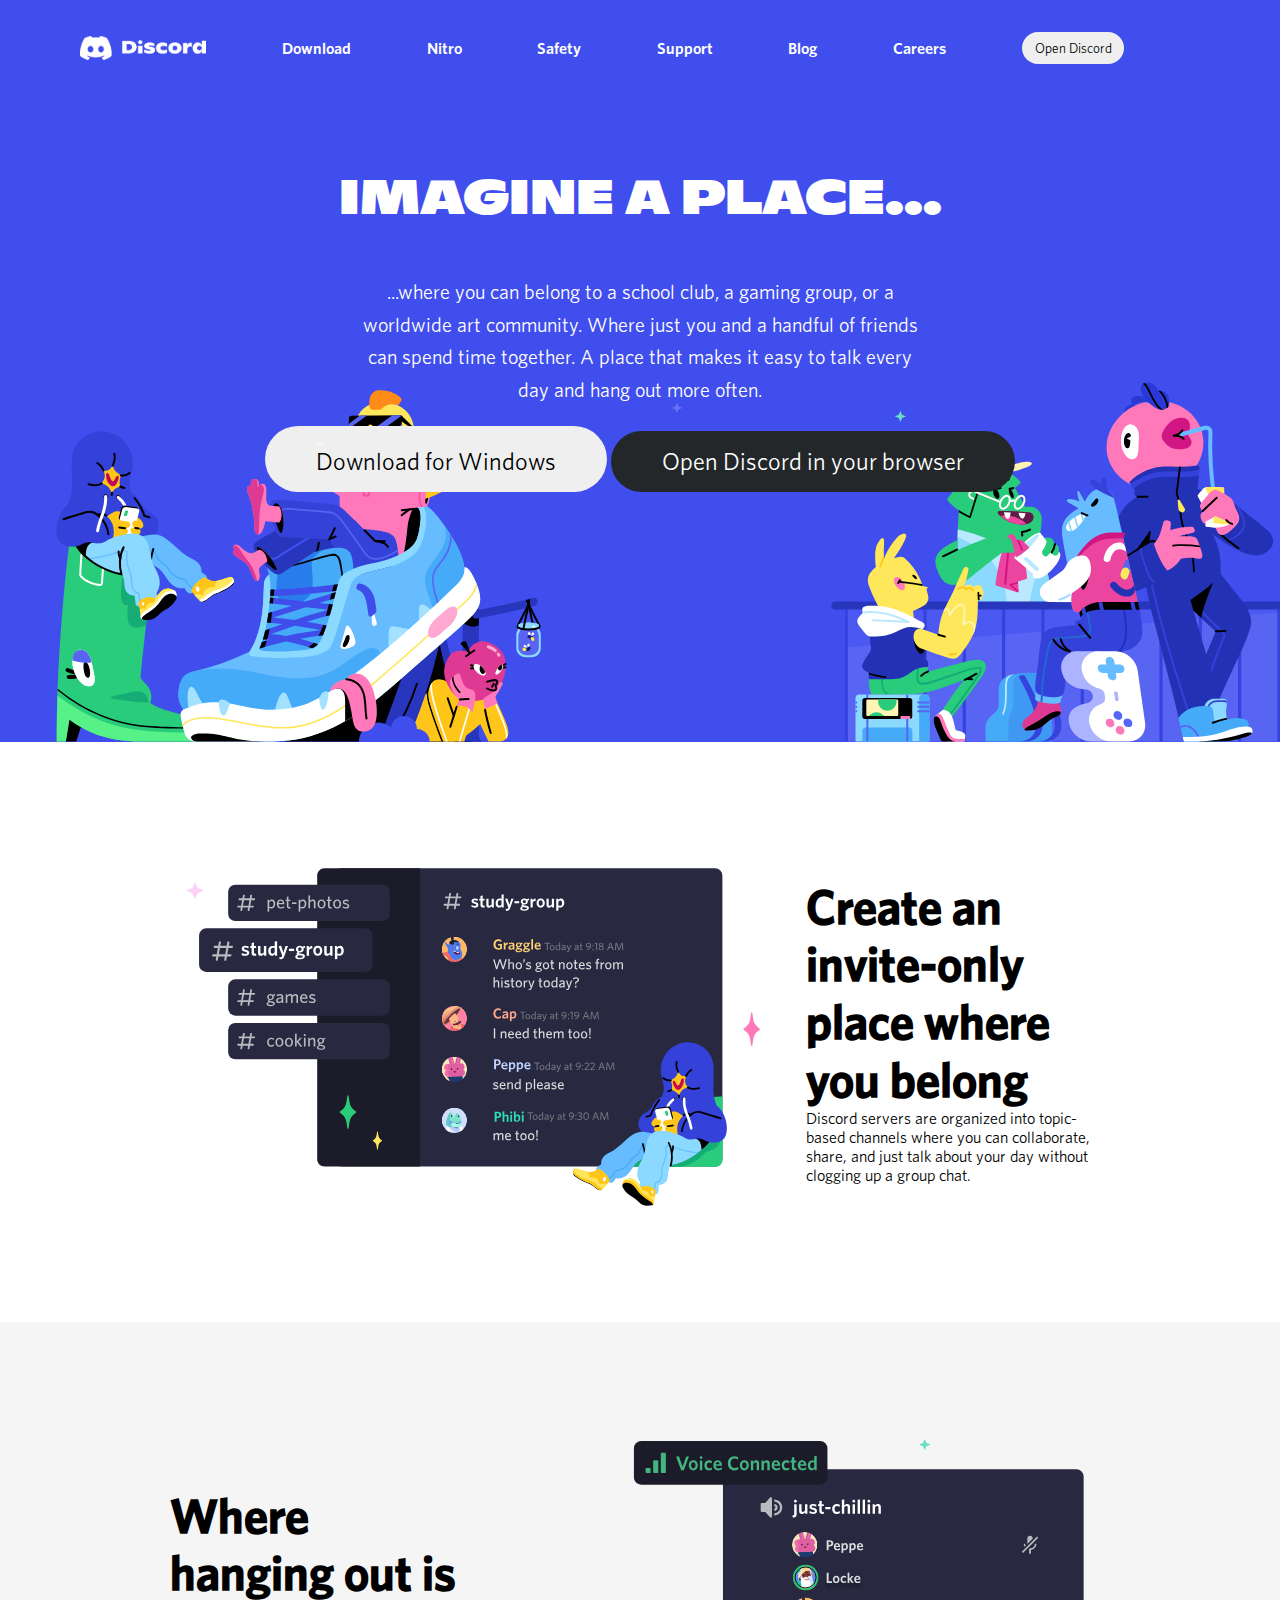
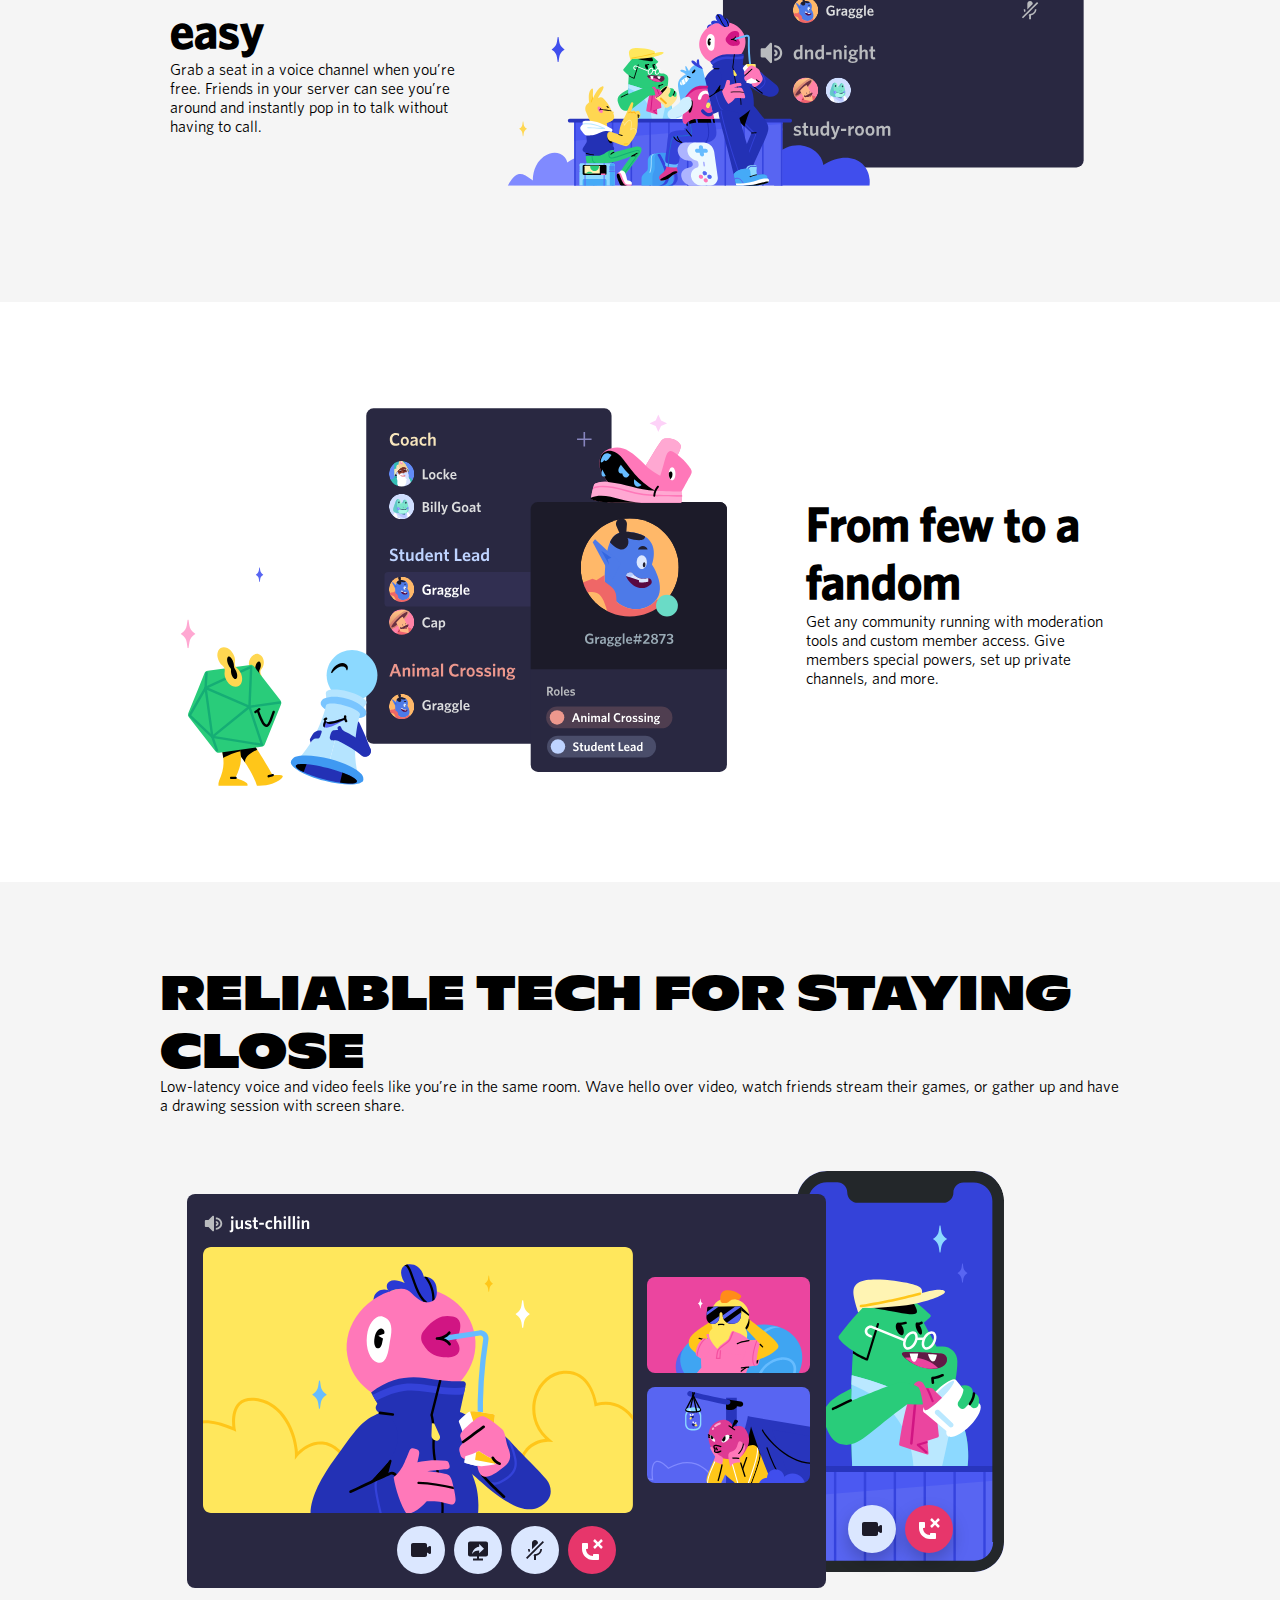
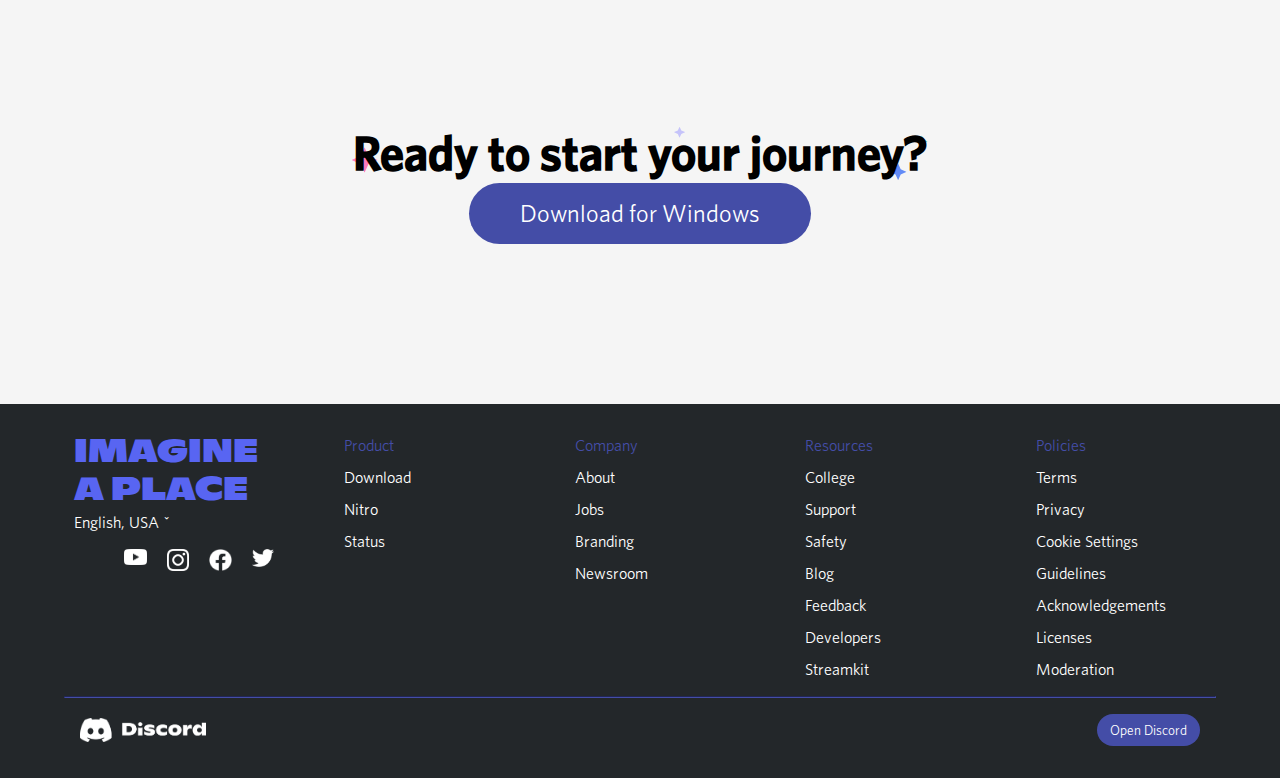
<file: Week 2/Discord Website Clone/index.html>
<!DOCTYPE html>
<html lang="en">
<head>
    <meta charset="UTF-8">
    <meta http-equiv="X-UA-Compatible" content="IE=edge">
    <meta name="viewport" content="width=device-width, initial-scale=1.0">
    <link rel="stylesheet" href="styles.css">
    <title>Discord | Your place to talk and hang out</title>
</head>
<body>
<nav class="row">
            <li><a href="#"><img src="assets/discordlogo.png" alt="Discord's icon" class=icon></a></li>
            <li><a href="#">Download</a></li>
            <li><a href="#">Nitro</a></li>
            <li><a href="#">Safety</a></li>
            <li><a href="#">Support</a></li>
            <li><a href="#">Blog</a></li>
            <li><a href="#">Careers</a></li>
            <li><button type="button" class="smallbutton">Open Discord</button></li>
        </ul>
</nav>
<header class="hero">
<h1>IMAGINE A PLACE...</h1>
<p class="hero">...where you can belong to a school club, a gaming group, or a worldwide art community. Where just you and a handful of friends can spend time together. A place that makes it easy to talk every day and hang out more often.</p>
<button type="button" class="largebutton"><img src="assets/downarrow.svg" alt="download icon">Download for Windows</button>
<button type="button" class="darkbutton largebutton">Open Discord in your browser</button>
</header>
<section class="lightsection">
<div class="row">
    <div class="bigcolumn">
        <img src="assets/studygroup.svg">
    </div>
    <div class="smallcolumn">
<h2>Create an invite-only place where you belong</h2>
<p>Discord servers are organized into topic-based channels where you can collaborate, share, and just talk about your day without clogging up a group chat.</p>
</div>
</div>
</section>
<section class="greysection">
    <div class="row">
        <div class="smallcolumn">
<h2>Where hanging out is easy</h2>
<p>Grab a seat in a voice channel when you’re free. Friends in your server can see you’re around and instantly pop in to talk without having to call.</p>
        </div>
        <div class="bigcolumn">
<img src="assets/voiceconnected.svg">
</div>
</div>
</section>
<section class="lightsection">
    <div class="row">
        <div class="bigcolumn">
<img src="assets/coach.svg">
</div>
<div class="smallcolumn">
<h2>From few to a fandom</h2>
<p>Get any community running with moderation tools and custom member access. Give members special powers, set up private channels, and more.</p>
</div>
</div>
</section>
<section class="greysection">
<h2 class="bigheroheader">RELIABLE TECH FOR STAYING CLOSE</h2>
<p>Low-latency voice and video feels like you’re in the same room. Wave hello over video, watch friends stream their games, or gather up and have a drawing session with screen share.</p>
<img src="assets/justchillin.svg" alt="">
</div>
</section>
<section class="bottomsection">
<h2 class="stars">Ready to start your journey?</h2>
<button type="button" class="purplebutton largebutton">Download for Windows</button>
</section>
<footer>
    <div class="row">
        <div class="column">
    <h2>IMAGINE A PLACE</h2>
    <p><img href="assets/e6d6b255259ac878d00819a9555072ad.png">English, USA ˇ</p>
    <div class="row">
    <ul class="leftrow">
        <div class="column"><li><img src=assets/youtubeicon.png alt="YouTube's Icon" class="icon"></li></div>
        <div class="column"><li><img src="assets/instagramicon.png" alt="Instagram's Icon" class="icon"></li></div>
        <div class="column"><li><img src="assets/facebookicon.png" alt="Facebook's Icon" class="icon"></li></div>
        <div class="column"><li><img src="assets/twittericon.png" alt="Twitter's Icon" class="icon"></li></div>
    </ul>
</div>
</div>
<div class="column">
        <ul>
            <li class="blurple">Product</li>
            <li>Download</li>
            <li>Nitro</li>
            <li>Status</li>
        </ul>
    </div>
    <div class="column">
        <ul>
            <li class="blurple">Company</li>
            <li>About</li>
            <li>Jobs</li>
            <li>Branding</li>
            <li>Newsroom</li>
        </ul>
    </div>
    <div class="column">
        <ul>
            <li class="blurple">Resources</li>
            <li>College</li>
            <li>Support</li>
            <li>Safety</li>
            <li>Blog</li>
            <li>Feedback</li>
            <li>Developers</li>
            <li>Streamkit</li>
        </ul>
    </div>
    <div class="column">
        <ul>
            <li class="blurple">Policies</li>
            <li>Terms</li>
            <li>Privacy</li>
            <li>Cookie Settings</li>
            <li>Guidelines</li>
            <li>Acknowledgements</li>
            <li>Licenses</li>
            <li>Moderation</li>
        </ul>
    </div>
    </div>
    <hr>
    <div class="footerbottom">
        <img src="assets/discordlogo.png" alt="Discord Logo" class="logo">
        <button type="button" class="smallbutton purplebutton">Open Discord</button>
    </div>
</footer>
</body>
</html>
</file>
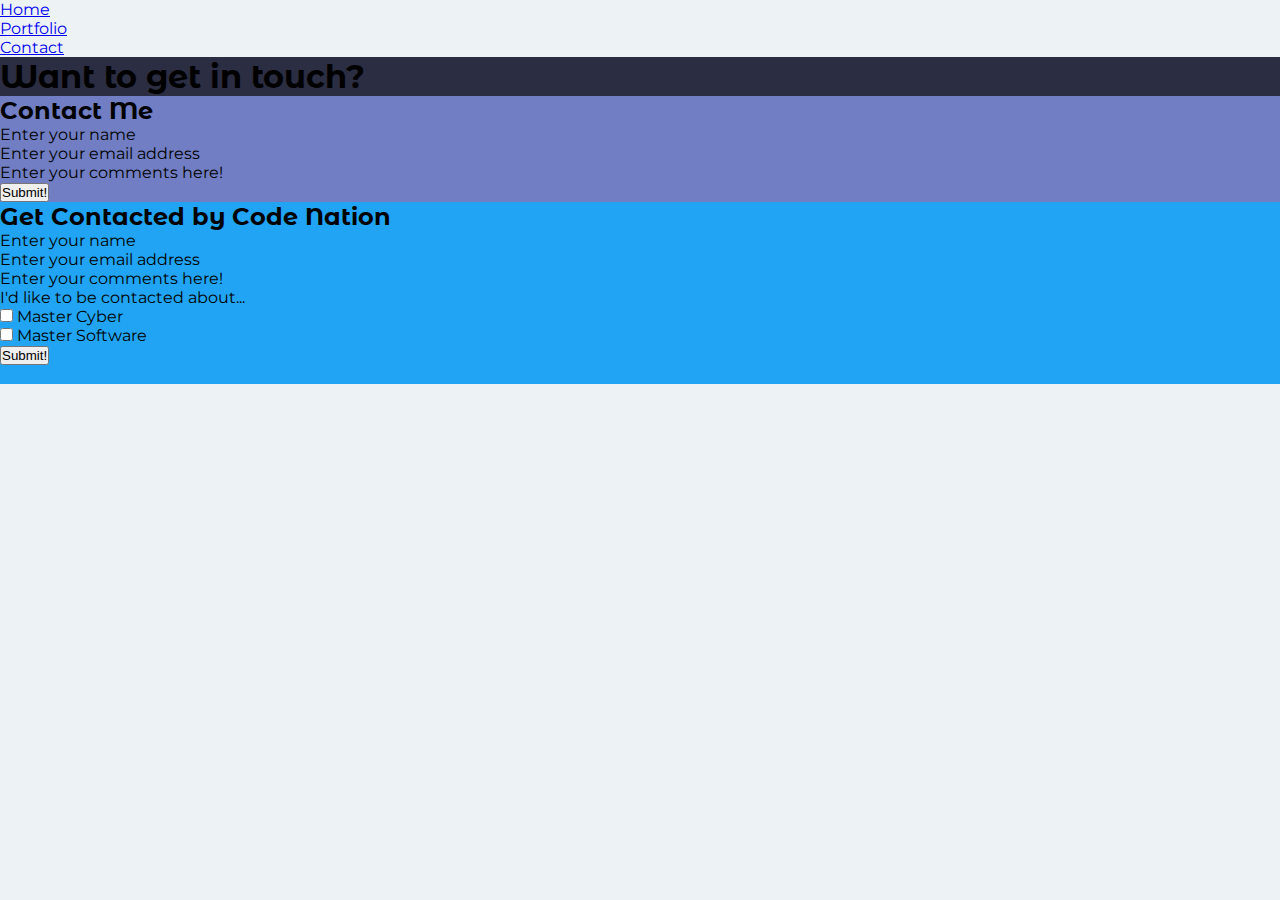
<file: Week 2/Portfolio Site/contact.html>
<!DOCTYPE html>
<html lang="en">
<head>
    <meta charset="UTF-8">
    <meta http-equiv="X-UA-Compatible" content="IE=edge">
    <meta name="viewport" content="width=device-width, initial-scale=1.0">
    <link rel="stylesheet" href="styles.css">
    <title>Contact</title>
</head>
<body>
    <nav>
        <ul>
        <li><a href="index.html">Home</a></li>
        <li><a href="portfolio.html">Portfolio</a></li>
        <li><a href="contact.html">Contact</a></li>
        </ul>
    </nav>
<h1>Want to get in touch?</h1>
<form class="dark">    
    <h2>Contact Me</h2>
    <p contenteditable="true">Enter your name</p>
    <p contenteditable="true">Enter your email address</p>
    <p contenteditable="true">Enter your comments here!</p>
    <div><input type="button" value="Submit!"></div>
    </form>
<form class="light">   
<h2>Get Contacted by Code Nation</h2>
<p contenteditable="true">Enter your name</p>
<p contenteditable="true">Enter your email address</p>
<p contenteditable="true">Enter your comments here!</p>
<p>I'd like to be contacted about...</p>
    <div><input type="checkbox" id="Master Cyber" name="Master Cyber">
    <label for="Master Cyber">Master Cyber</label></div>
    <div><input type="checkbox" id="Master Software" name="Master Software">
    <label for="Master Software">Master Software</label></div>
    <div><input type="button" value="Submit!"></div>
    <br>
</form> 
</body>
</html>
</file>
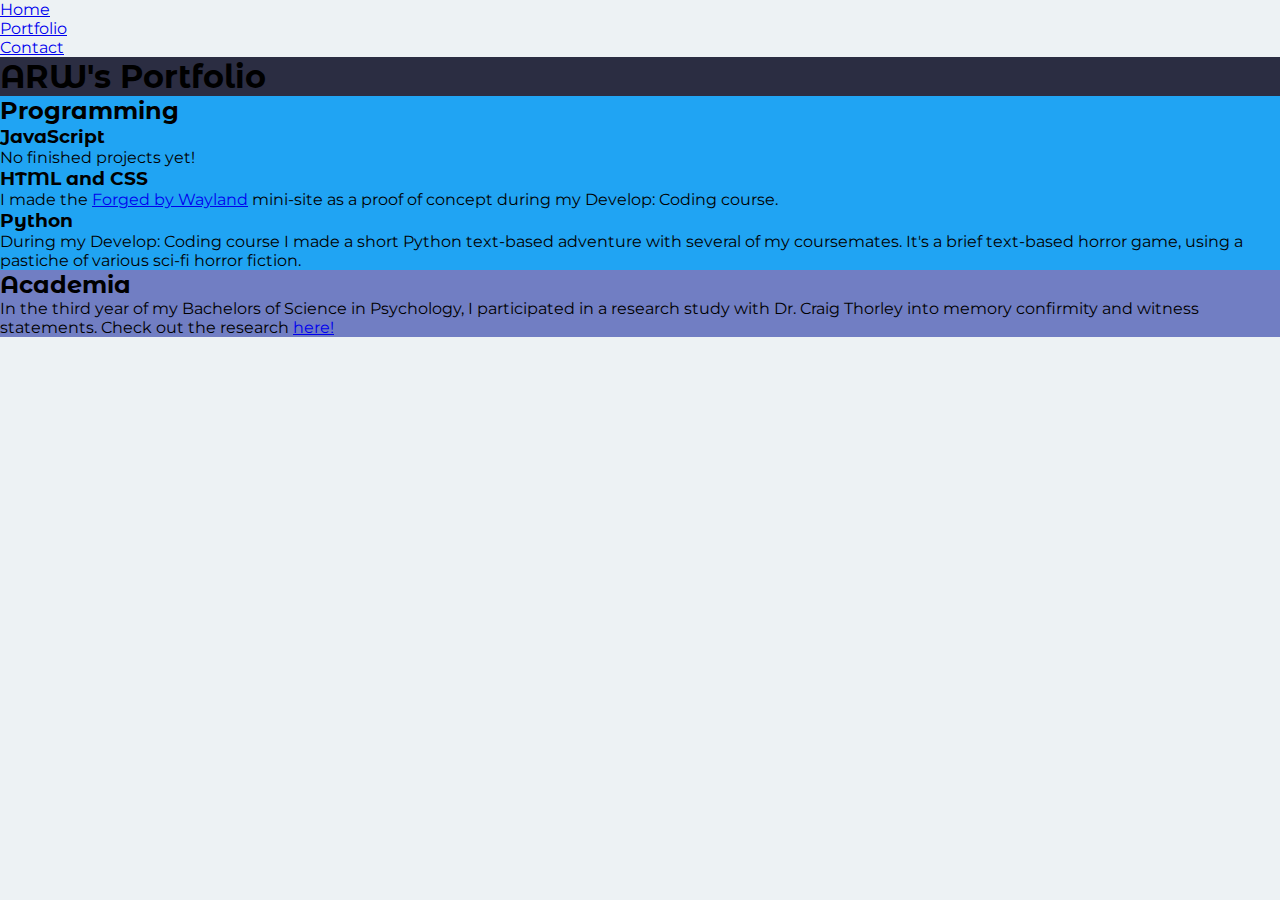
<file: Week 2/Portfolio Site/portfolio.html>
<!DOCTYPE html>
<html lang="en">
<head>
    <meta charset="UTF-8">
    <meta http-equiv="X-UA-Compatible" content="IE=edge">
    <meta name="viewport" content="width=device-width, initial-scale=1.0">
    <link rel="stylesheet" href="styles.css">
    <title>Portfolio</title>
</head>
<body>
    <nav>
        <ul>
        <li><a href="index.html">Home</a></li>
        <li><a href="portfolio.html">Portfolio</a></li>
        <li><a href="contact.html">Contact</a></li>
        </ul>
    </nav>
<h1>ARW's Portfolio</h1>
<section class="light">
    <h2>Programming</h2>
    <h3>JavaScript</h3>
    <p>No finished projects yet!</p>
    <h3>HTML and CSS</h3>
    <p>I made the <a href="https://web-lynx.github.io/CN_Website_Project/" target="_blank">Forged by Wayland</a> mini-site as a proof of concept during my Develop: Coding course.</p>
    <h3>Python</h3>
    <p>During my Develop: Coding course I made a short Python text-based adventure with several of my coursemates. It's a brief text-based horror game, using a pastiche of various sci-fi horror fiction.</p>
</section>
<section class="dark">
    <h2>Academia</h2>
    <p>In the third year of my Bachelors of Science in Psychology, I participated in a research study with Dr. Craig Thorley into memory confirmity and witness statements. Check out the research <a href="https://go.gale.com/ps/i.do?p=HRCA&u=googlescholar&id=GALE|A423768898&v=2.1&it=r&sid=HRCA&asid=1e5571a8" target="_blank">here!</a></p>
</section>    
</body>
</html>
</file>
<file: Week 2/Discord Website Clone/styles.css>
/* Root - fonts et al */

@font-face {
    font-family: "Ginto Nord";
    src: url(assets/Fonts/GintoNord-Medium.woff);
}

@font-face {
    font-family: "Ginto Nord Black";
    src: url(assets/Fonts/GintoNord-Black.woff);
}

@font-face {
    font-family: "Ginto Nord Ultra";
    src: url(assets/Fonts/ABCGintoNord-Ultra.woff);
}

@font-face {
    font-family: "Whitney";
    src: url(assets/Fonts/Whitney-Book-Bas.woff);
}

@font-face {
    font-family: "Whitney Ital";
    src: url(assets/Fonts/Whitney-BookItal-Bas.woff);
}

@font-face {
    font-family: "Whitney Bold";
    src: url(assets/Fonts/Whitney-Semibold-Bas.woff);
}

* {
    list-style: none;
    margin: 0%;

    --font-primary: "Whitney","Helvetica Neue","Helvetica","Arial",sans-serif;
    --font-display: "Ginto Nord","Whitney","Helvetica Neue","Helvetica","Arial",sans-serif;
    --font-headline: "Ginto Nord Black","Whitney","Helvetica Neue","Helvetica","Arial",sans-serif;

    --brand: #5865f2;
    --brand-gradient: linear-gradient(90deg,#8ea1e1,#7289da);
    --greyple: #99aab5;
    --dark-not-black: #2c2f33;
    --focus-border: #00b0f4;
    --status-green: #43b581;
    --text-link: #00b0f4;
    --off-white: #f6f6f6;
    --white: #fff;
    --not-quite-black: #23272a;
    --not-quite-black-rgb: 35,39,42;
    --black: #000;
    --ekko-red: #de2761;

}

body {
    padding: 0%;
}

/* Header & nav */

nav {
    background-color: #404eed;
    padding: 2em 5em 3em 5em;
    font-family:"Whitney Bold";
}

nav ul {
    display: flex;
    flex-basis: column nowrap;
    justify-items: center;
    align-content: center;
    color: white;
}

nav a {
    color: white;
    text-decoration: none;
}

nav li {
    color: white;
    align-self: center;
    flex-grow: 1;
}

.navcolumn {
    flex: 33%;
}

.leftcolumn {
    align-self: left;
}

.rightcolumn {
    align-self: right;
}

/* Hero */

header {
    min-height: 70vh;
    background-color: #404eed;
    color: white;
    display: block;
    text-align: center;
    flex-basis: row nowrap;
    
    background-image: url(assets/coolshoe.svg),
        url(assets/drinkingatthebar.svg),
        url(assets/stars.svg);
    background-repeat: no-repeat,
        no-repeat, 
        no-repeat;
    background-position: -25% 100%,
    125% 100%,
    center;
}

header p {
    padding: 0em 18em 1em 18em;
    font-size: clamp(16px,2vw,20px);
    line-height: 1.625;
}

h1 {
    font-family: var(--font-headline);
    font-size: 3em;
    padding: 1em 1em;
}

.hero {
    text-align: center;
}

.hero h2 {
    text-align: center;
    font-size: 4em;
    margin-top: 40px;
}

.bigherotext {
    color: white;
    text-align: center;
    font-size: 2em;
    max-width: 75vw;
}

.bigheroheader {
    font-family: "Ginto Nord Black";
}

/* Sections & Articles */

h2 {
    font-family: "Whitney Bold";
    line-height: 120%;
    font-size: clamp(20px,4vw,48px);
}

.lightsection {
    background-color: white;
    text-justify: right;
    padding: 5em 10em;
}

.greysection {
    background-color: whitesmoke;
    text-justify: left;
    padding: 5em 10em;
}

.bottomsection {
    background-color: whitesmoke;
    text-align: center;
    padding: 0em 0em 10em 0em;
}

p {
    font-family: var(--font-primary);
}

img {
    display: block;
    max-width: 100%;
}

section .row {
    align-items: center;
}

.row {
    display: flex;
}

.leftrow {
    display: flex;
    justify-content: left;
}

.column {
    flex: 50%;
    padding: 10px;
}

.bigcolumn {
    flex: 67%;
    padding: 10px;
}

.smallcolumn {
    flex: 33%;
    padding: 10px;
}

/* Footer & Bottom Matter */

footer {
    background-color: #23272a;
    font-family: var(--font-primary);
    color: white;
    padding: 1em 4em;
    line-height: 2;
}

footer h2 {
    color: var(--brand);
    font-size: 2em;
    font-family: "Ginto Nord Black";
}


footer li {
    color: white;
}

.footerbottom {
    display: flex;
    flex-basis: column nowrap;
    justify-content: space-between;
    align-items: center;
    padding: 1em;
}

/* Buttons & Links */

button {
    border-radius: 16px;
    padding: 0.5% 0.5% 0.5% 0.5%;
    font-family: var(--font-primary);
    border: none;
}

.darkbutton {
    background-color: var(--not-quite-black);
    color: white;
}

.largebutton {
    padding: 1rem 3.2rem;
    border-radius: 2.8rem;
    font-size: 1.5rem;
}

.smallbutton {
    padding: 0.5rem 0.8rem;
    border-radius: 2rem;
}

.purplebutton {
    background-color: #444da7;
    color: white;
}

hr {
    border-color: #444da7;
    size: 2px;
}

a {
    text-decoration: none;   
}

a:hover {
    text-decoration: underline;
    text-decoration-color: white;
}

.icon {
    max-height: 24px;
}

.logo {
    max-height: 24px;
}

.stars {
    background-image: url(assets/stars.svg);
    background-repeat: no-repeat;
    background-position: center;
    background-size: 45%;
}

/* Text Manip/Etc */

.blurple {
    color: #444da7;
}
</file>
<file: Week 2/Portfolio Site/styles.css>
@import url('https://fonts.googleapis.com/css2?family=Montserrat+Alternates&family=Montserrat:wght@500&display=swap');

/* colour reference: */
/* --space-cadet: #2b2d42ff;
--carolina-blue: #20a4f3ff;
--alice-blue: #edf2f4ff;
--glaucous: #717ec3ff;
--amaranth-red: #d90429ff; */

* {
    margin: 0;
    padding: 0;
}

body { 
    font-family: 'Montserrat', sans-serif;
    background-color: #edf2f4ff;
    margin: 0% 0% 0% 0%;
    padding: 0% 0% 0% 0%;
    }

h1,h2,h3,h4 {
    font-family: 'Montserrat Alternates', sans-serif;
}

h1 {
    font-weight: bolder;
    background-color: #2b2d42ff;
    float: 2em;
}

.light {
    background-color: #20a4f3ff;
}

.dark {
    background-color: #717ec3ff;
}
</file>
